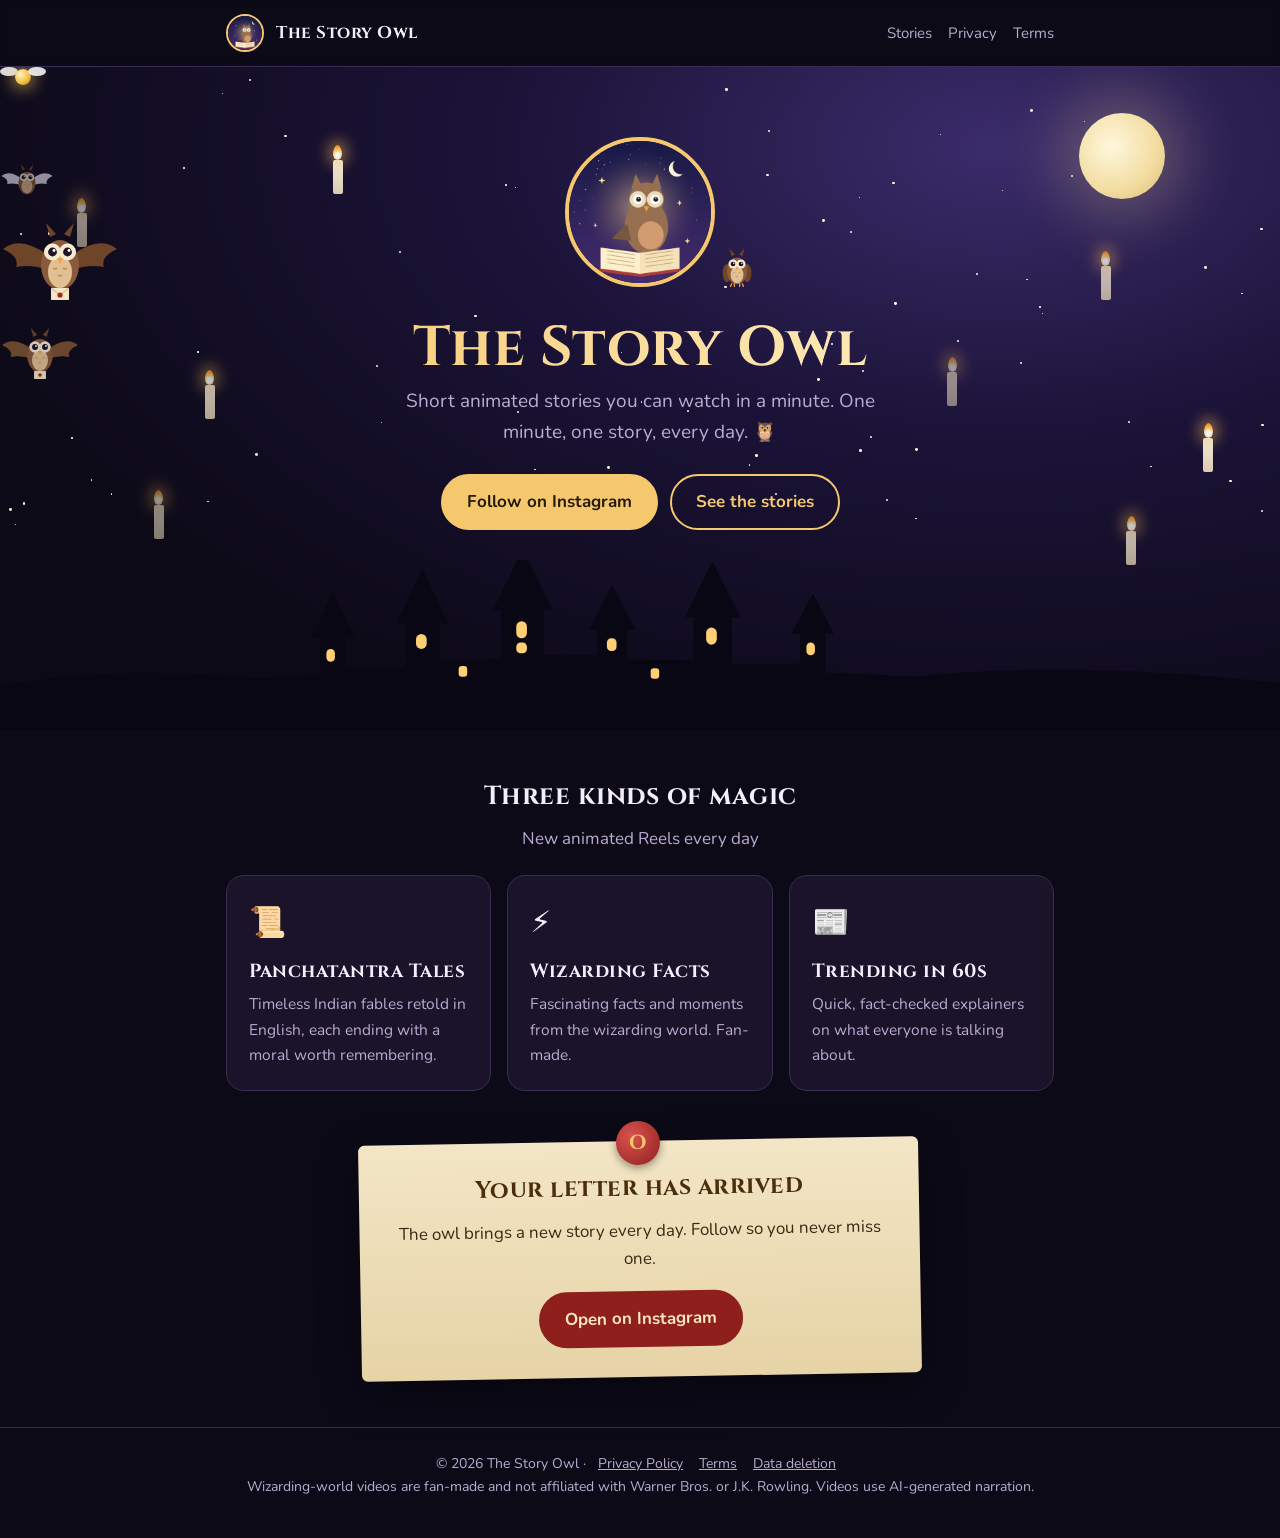
<file: index.html>
<!doctype html>
<html lang="en">
<head>
<meta charset="utf-8">
<meta name="viewport" content="width=device-width, initial-scale=1">
<title>The Story Owl</title>
<meta name="description" content="Short animated stories you can watch in a minute: Panchatantra tales, wizarding-world facts and trending explainers.">
<meta property="og:title" content="The Story Owl">
<meta property="og:description" content="One minute. One story. Every day.">
<meta property="og:image" content="owl.jpg">
<meta name="theme-color" content="#0d0a18">
<link rel="icon" href="favicon.png">
<link rel="preconnect" href="https://fonts.googleapis.com">
<link rel="preconnect" href="https://fonts.gstatic.com" crossorigin>
<link href="https://fonts.googleapis.com/css2?family=Cinzel:wght@600;700&family=Nunito:wght@400;700&display=swap" rel="stylesheet">
<link rel="stylesheet" href="style.css">
</head>
<body>
<!-- one owl drawing, reused by every owl on the page -->
<svg width="0" height="0" style="position:absolute" aria-hidden="true">
  <defs>
    <g id="owl-body">
      <path d="M50 30 L46 16 L56 27 Z M70 30 L74 16 L64 27 Z" fill="#6e4528"/>
      <ellipse cx="60" cy="58" rx="19" ry="25" fill="#8a5a3c"/>
      <ellipse cx="60" cy="65" rx="12" ry="16" fill="#e2c093"/>
      <path d="M53 61 q2 2 4 0 M63 61 q2 2 4 0 M58 68 q2 2 4 0" stroke="#b58d5f" stroke-width="1.4" fill="none"/>
      <circle cx="52.5" cy="45" r="8.5" fill="#f6ead0"/><circle cx="67.5" cy="45" r="8.5" fill="#f6ead0"/>
      <g class="eyes"><circle cx="52.5" cy="45" r="4.4" fill="#1d1426"/><circle cx="67.5" cy="45" r="4.4" fill="#1d1426"/>
        <circle cx="54" cy="43.5" r="1.4" fill="#fff"/><circle cx="69" cy="43.5" r="1.4" fill="#fff"/></g>
      <path d="M57 51 h6 l-3 6 z" fill="#f2a33a"/>
    </g>
  </defs>
</svg>

<header class="site"><div class="wrap">
  <img src="owl.jpg" alt="" width="38" height="38"><a class="brand" href="./">The Story Owl</a>
  <nav><a href="#series">Stories</a><a href="privacy.html">Privacy</a><a href="terms.html">Terms</a></nav>
</div></header>

<section class="sky" id="sky">
  <div class="moon"></div>

  <!-- owls carrying letters -->
  <div class="flyer" style="top:140px"><svg viewBox="0 0 120 100" aria-hidden="true">
    <path class="wl" d="M48 48 Q20 28 3 42 Q20 50 16 60 Q32 57 48 63Z" fill="#6e4528"/>
    <path class="wr" d="M72 48 Q100 28 117 42 Q100 50 104 60 Q88 57 72 63Z" fill="#6e4528"/>
    <use href="#owl-body"/>
    <rect x="51" y="81" width="18" height="12" rx="1" fill="#f3e6c6"/><path d="M51 81 l9 7 l9 -7" stroke="#c9b48a" fill="none"/><circle cx="60" cy="88" r="2.6" fill="#a8261f"/>
  </svg></div>
  <div class="flyer f2" style="top:250px"><svg viewBox="0 0 120 100" aria-hidden="true">
    <path class="wl" d="M48 48 Q20 28 3 42 Q20 50 16 60 Q32 57 48 63Z" fill="#7a5233"/>
    <path class="wr" d="M72 48 Q100 28 117 42 Q100 50 104 60 Q88 57 72 63Z" fill="#7a5233"/>
    <use href="#owl-body"/>
    <rect x="51" y="81" width="18" height="12" rx="1" fill="#f3e6c6"/><circle cx="60" cy="87" r="2.6" fill="#a8261f"/>
  </svg></div>
  <div class="flyer f3" style="top:90px"><svg viewBox="0 0 120 100" aria-hidden="true">
    <path class="wl" d="M48 48 Q20 28 3 42 Q20 50 16 60 Q32 57 48 63Z" fill="#e8e4ee"/>
    <path class="wr" d="M72 48 Q100 28 117 42 Q100 50 104 60 Q88 57 72 63Z" fill="#e8e4ee"/>
    <use href="#owl-body"/>
  </svg></div>

  <div class="snitch" aria-hidden="true"><span class="w l"></span><span class="ball"></span><span class="w r"></span></div>

  <div class="wrap hero">
    <div class="logo-wrap">
      <img class="logo" src="owl.jpg" alt="The Story Owl logo" width="150" height="150">
      <svg class="perch" viewBox="0 0 120 100" aria-hidden="true">
        <ellipse cx="41" cy="62" rx="8" ry="17" fill="#6e4528"/><ellipse cx="79" cy="62" rx="8" ry="17" fill="#6e4528"/>
        <use href="#owl-body"/>
        <path d="M50 82 l-2 5 M55 82 l0 5 M65 82 l0 5 M70 82 l2 5" stroke="#f2a33a" stroke-width="2.4" stroke-linecap="round"/>
      </svg>
    </div>
    <h1>The Story Owl</h1>
    <p>Short animated stories you can watch in a minute. One minute, one story, every day. 🦉</p>
    <div class="btns">
      <a class="btn solid" href="https://www.instagram.com/thestoryowl/" target="_blank" rel="noopener">Follow on Instagram</a>
      <a class="btn" href="#series">See the stories</a>
    </div>
  </div>

  <svg class="castle" viewBox="0 0 1200 170" preserveAspectRatio="xMidYMax slice" aria-hidden="true">
    <path fill="#090713" d="M0 170 V128 Q120 108 240 122 L300 118 V84 L292 84 L312 40 L332 84 L324 84 V112 L380 112 V70 L372 70 L396 18 L420 70 L412 70 V104 L470 104 V58 L462 58 L490 0 L518 58 L510 58 V100 L560 100 V76 L552 76 L574 34 L596 76 L588 76 V104 L650 104 V64 L642 64 L668 12 L694 64 L686 64 V108 L750 108 V80 L742 80 L762 42 L782 80 L774 80 V116 L860 120 Q1000 104 1200 126 V170 Z"/>
    <g class="win">
      <rect x="306" y="94" width="8" height="12" rx="4"/><rect x="390" y="80" width="10" height="14" rx="5"/>
      <rect x="484" y="68" width="10" height="16" rx="5" style="animation-delay:-1.2s"/><rect x="484" y="88" width="10" height="10" rx="4"/>
      <rect x="569" y="84" width="9" height="12" rx="4" style="animation-delay:-2.1s"/><rect x="662" y="74" width="10" height="16" rx="5" style="animation-delay:-.6s"/>
      <rect x="756" y="88" width="8" height="12" rx="4" style="animation-delay:-3s"/><rect x="430" y="110" width="8" height="10" rx="3"/><rect x="610" y="112" width="8" height="10" rx="3" style="animation-delay:-1.7s"/>
    </g>
  </svg>
</section>

<main class="wrap">
  <h2 class="section-title" id="series">Three kinds of magic</h2>
  <p class="section-sub">New animated Reels every day</p>
  <section class="cards">
    <div class="card"><div class="e">📜</div><h3>Panchatantra Tales</h3><p>Timeless Indian fables retold in English, each ending with a moral worth remembering.</p></div>
    <div class="card"><div class="e">⚡</div><h3>Wizarding Facts</h3><p>Fascinating facts and moments from the wizarding world. Fan-made.</p></div>
    <div class="card"><div class="e">📰</div><h3>Trending in 60s</h3><p>Quick, fact-checked explainers on what everyone is talking about.</p></div>
  </section>

  <div class="letter">
    <div class="seal">O</div>
    <h2>Your letter has arrived</h2>
    <p>The owl brings a new story every day. Follow so you never miss one.</p>
    <a class="btn solid" href="https://www.instagram.com/thestoryowl/" target="_blank" rel="noopener">Open on Instagram</a>
  </div>
</main>

<footer><div class="wrap">
  © 2026 The Story Owl · <a href="privacy.html">Privacy Policy</a><a href="terms.html">Terms</a><a href="data-deletion.html">Data deletion</a><br>
  Wizarding-world videos are fan-made and not affiliated with Warner Bros. or J.K. Rowling. Videos use AI-generated narration.
</div></footer>

<script>
  // twinkling stars and floating candles (a few dozen tiny elements, CSS-animated)
  (function () {
    var sky = document.getElementById("sky"), f = document.createDocumentFragment(), i, s;
    for (i = 0; i < 70; i++) {
      s = document.createElement("span"); s.className = "star";
      var r = Math.random() * 2 + 1;
      s.style.cssText = "left:" + Math.random() * 100 + "%;top:" + Math.random() * 70 + "%;width:" + r + "px;height:" + r +
        "px;animation-delay:" + (-Math.random() * 3) + "s;animation-duration:" + (2 + Math.random() * 3) + "s";
      f.appendChild(s);
    }
    var spots = [[6, 22], [16, 48], [26, 14], [74, 46], [86, 30], [94, 56], [12, 66], [88, 70]];
    for (i = 0; i < spots.length; i++) {
      s = document.createElement("span"); s.className = "candle";
      s.style.cssText = "left:" + spots[i][0] + "%;top:" + spots[i][1] + "%;animation-delay:" + (-i * 0.7) + "s;opacity:" + (0.55 + (i % 3) * 0.2);
      f.appendChild(s);
    }
    sky.insertBefore(f, sky.firstChild);
  })();
</script>
</body>
</html>
</file>
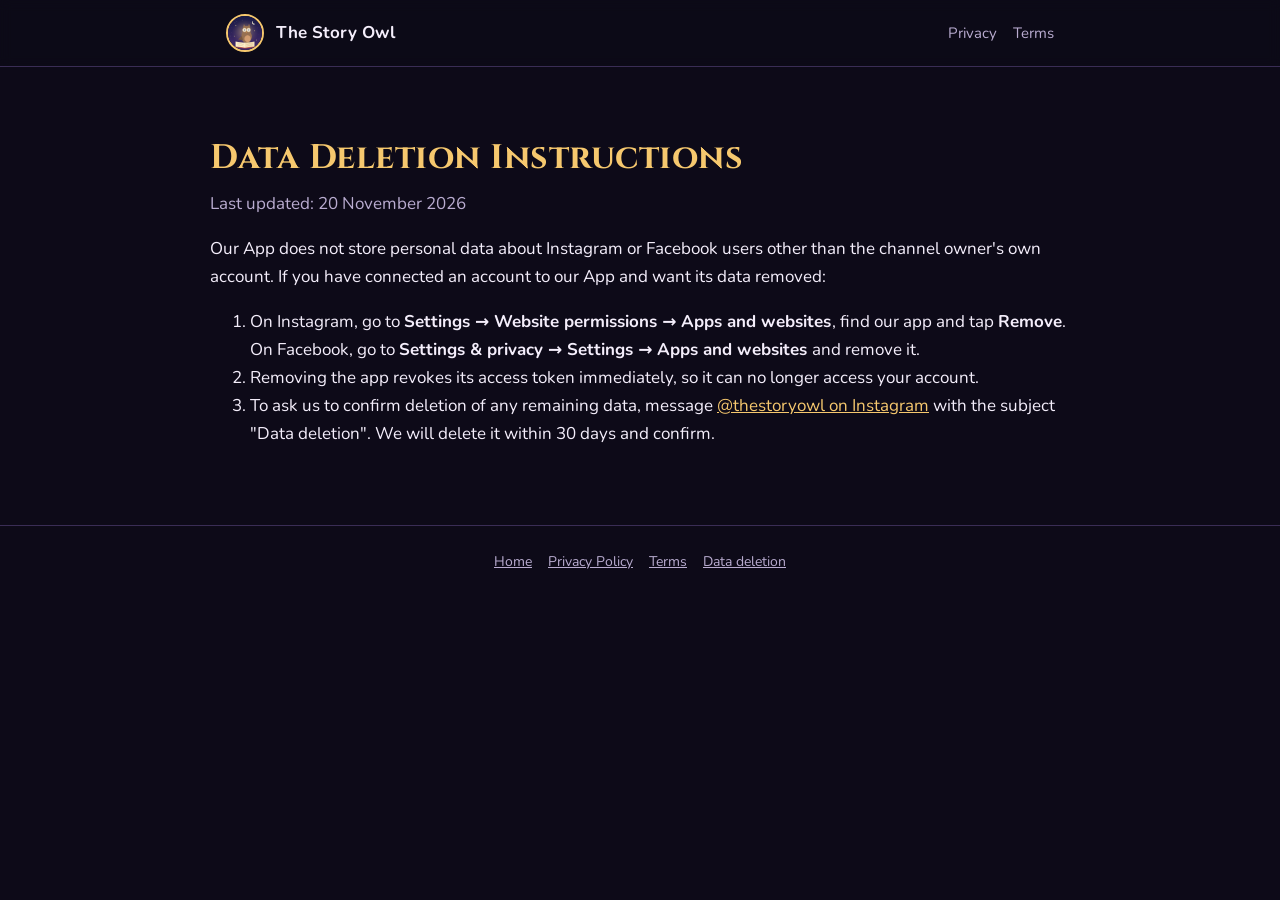
<file: data-deletion.html>
<!doctype html>
<html lang="en">
<head>
<meta charset="utf-8">
<meta name="viewport" content="width=device-width, initial-scale=1">
<title>Data Deletion · The Story Owl</title>
<link rel="icon" href="favicon.png">
<link href="https://fonts.googleapis.com/css2?family=Cinzel:wght@600;700&family=Nunito:wght@400;700&display=swap" rel="stylesheet">
<link rel="stylesheet" href="style.css">
</head>
<body>
<header class="site"><div class="wrap">
  <img src="owl.jpg" alt=""><a href="./" style="color:inherit;text-decoration:none"><b>The Story Owl</b></a>
  <nav><a href="privacy.html">Privacy</a><a href="terms.html">Terms</a></nav>
</div></header>
<main class="wrap doc">
  <h1>Data Deletion Instructions</h1>
  <p class="date">Last updated: 20 November 2026</p>
  <p>Our App does not store personal data about Instagram or Facebook users other than the channel owner's own account.
  If you have connected an account to our App and want its data removed:</p>
  <ol>
    <li>On Instagram, go to <b>Settings → Website permissions → Apps and websites</b>, find our app and tap <b>Remove</b>.
      On Facebook, go to <b>Settings &amp; privacy → Settings → Apps and websites</b> and remove it.</li>
    <li>Removing the app revokes its access token immediately, so it can no longer access your account.</li>
    <li>To ask us to confirm deletion of any remaining data, message
      <a href="https://www.instagram.com/thestoryowl/" target="_blank" rel="noopener">@thestoryowl on Instagram</a> with the subject
      "Data deletion". We will delete it within 30 days and confirm.</li>
  </ol>
</main>
<footer><div class="wrap"><a href="./">Home</a><a href="privacy.html">Privacy Policy</a><a href="terms.html">Terms</a><a href="data-deletion.html">Data deletion</a></div></footer>
</body>
</html>
</file>
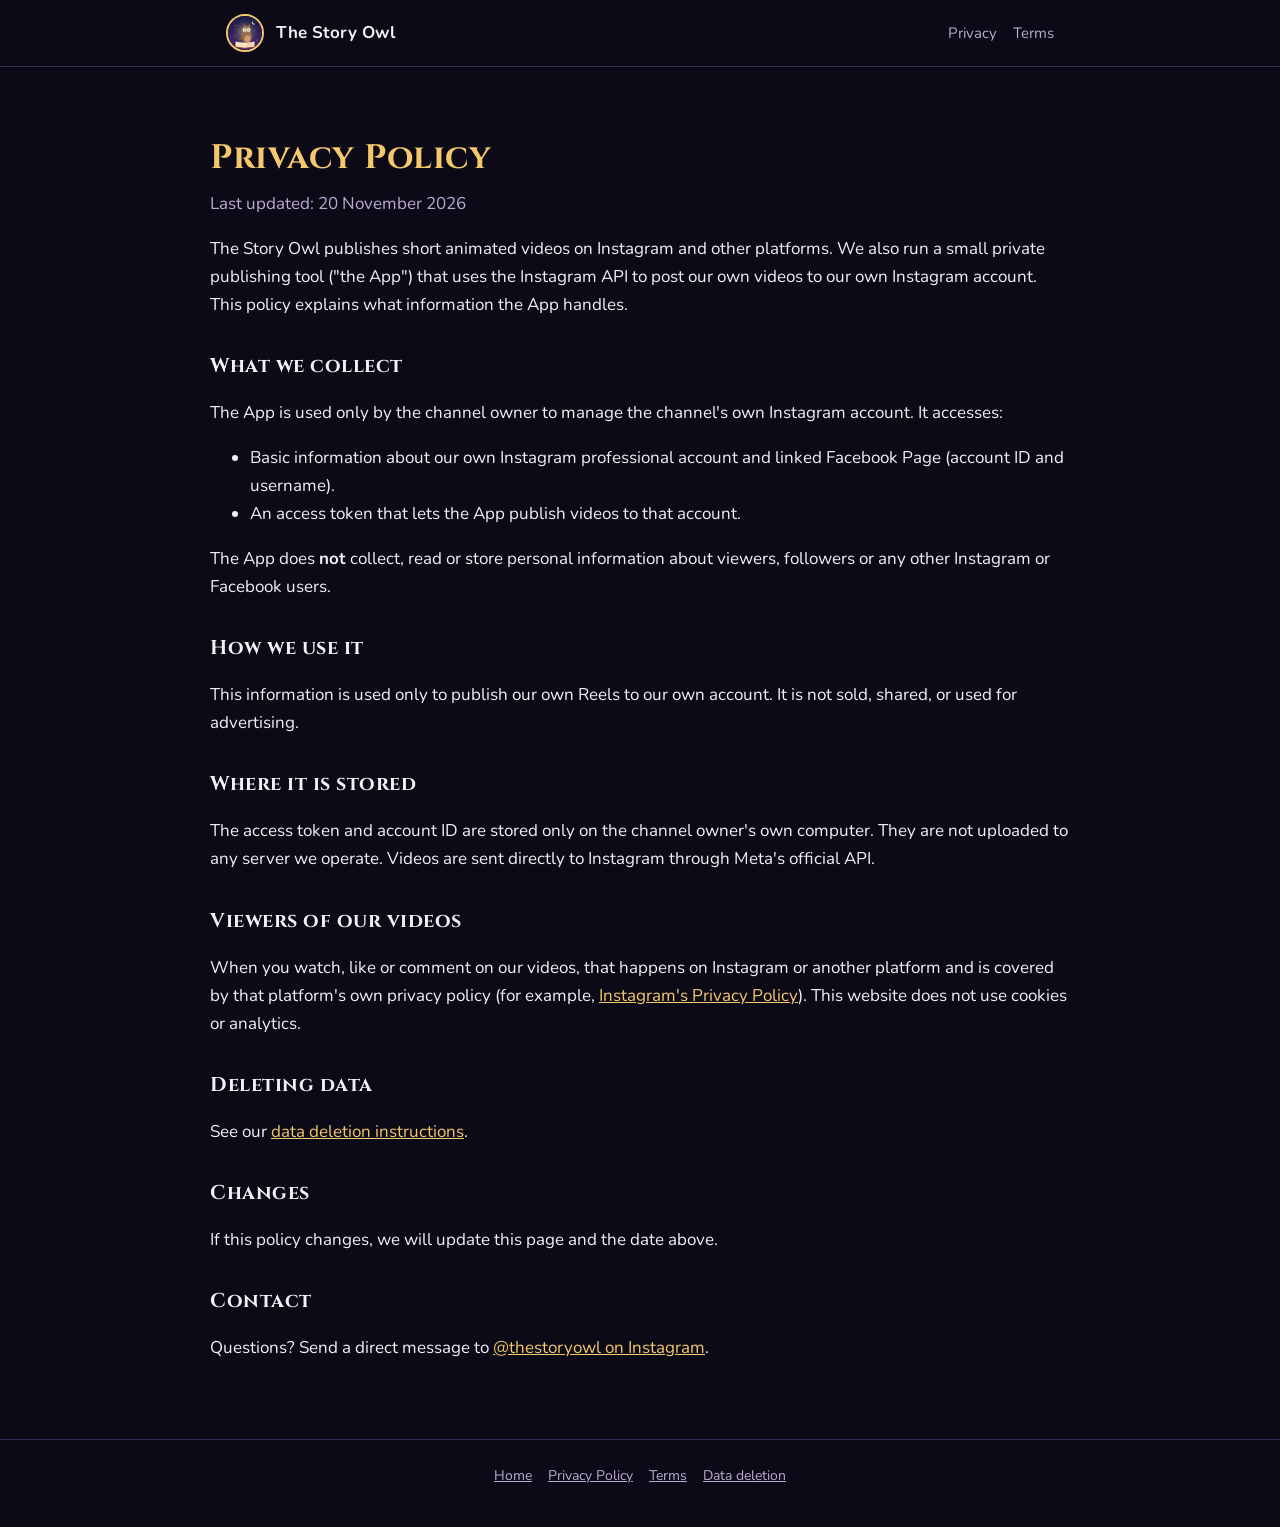
<file: privacy.html>
<!doctype html>
<html lang="en">
<head>
<meta charset="utf-8">
<meta name="viewport" content="width=device-width, initial-scale=1">
<title>Privacy Policy · The Story Owl</title>
<link rel="icon" href="favicon.png">
<link href="https://fonts.googleapis.com/css2?family=Cinzel:wght@600;700&family=Nunito:wght@400;700&display=swap" rel="stylesheet">
<link rel="stylesheet" href="style.css">
</head>
<body>
<header class="site"><div class="wrap">
  <img src="owl.jpg" alt=""><a href="./" style="color:inherit;text-decoration:none"><b>The Story Owl</b></a>
  <nav><a href="privacy.html">Privacy</a><a href="terms.html">Terms</a></nav>
</div></header>
<main class="wrap doc">
  <h1>Privacy Policy</h1>
  <p class="date">Last updated: 20 November 2026</p>

  <p>The Story Owl publishes short animated videos on Instagram and other platforms. We also run a small private
  publishing tool ("the App") that uses the Instagram API to post our own videos to our own Instagram account.
  This policy explains what information the App handles.</p>

  <h2>What we collect</h2>
  <p>The App is used only by the channel owner to manage the channel's own Instagram account. It accesses:</p>
  <ul>
    <li>Basic information about our own Instagram professional account and linked Facebook Page (account ID and username).</li>
    <li>An access token that lets the App publish videos to that account.</li>
  </ul>
  <p>The App does <b>not</b> collect, read or store personal information about viewers, followers or any other Instagram or Facebook users.</p>

  <h2>How we use it</h2>
  <p>This information is used only to publish our own Reels to our own account. It is not sold, shared,
  or used for advertising.</p>

  <h2>Where it is stored</h2>
  <p>The access token and account ID are stored only on the channel owner's own computer. They are not uploaded to any
  server we operate. Videos are sent directly to Instagram through Meta's official API.</p>

  <h2>Viewers of our videos</h2>
  <p>When you watch, like or comment on our videos, that happens on Instagram or another platform and is covered by
  that platform's own privacy policy (for example, <a href="https://privacycenter.instagram.com/policy" target="_blank" rel="noopener">Instagram's Privacy Policy</a>).
  This website does not use cookies or analytics.</p>

  <h2>Deleting data</h2>
  <p>See our <a href="data-deletion.html">data deletion instructions</a>.</p>

  <h2>Changes</h2>
  <p>If this policy changes, we will update this page and the date above.</p>

  <h2>Contact</h2>
  <p>Questions? Send a direct message to <a href="https://www.instagram.com/thestoryowl/" target="_blank" rel="noopener">@thestoryowl on Instagram</a>.</p>
</main>
<footer><div class="wrap"><a href="./">Home</a><a href="privacy.html">Privacy Policy</a><a href="terms.html">Terms</a><a href="data-deletion.html">Data deletion</a></div></footer>
</body>
</html>
</file>
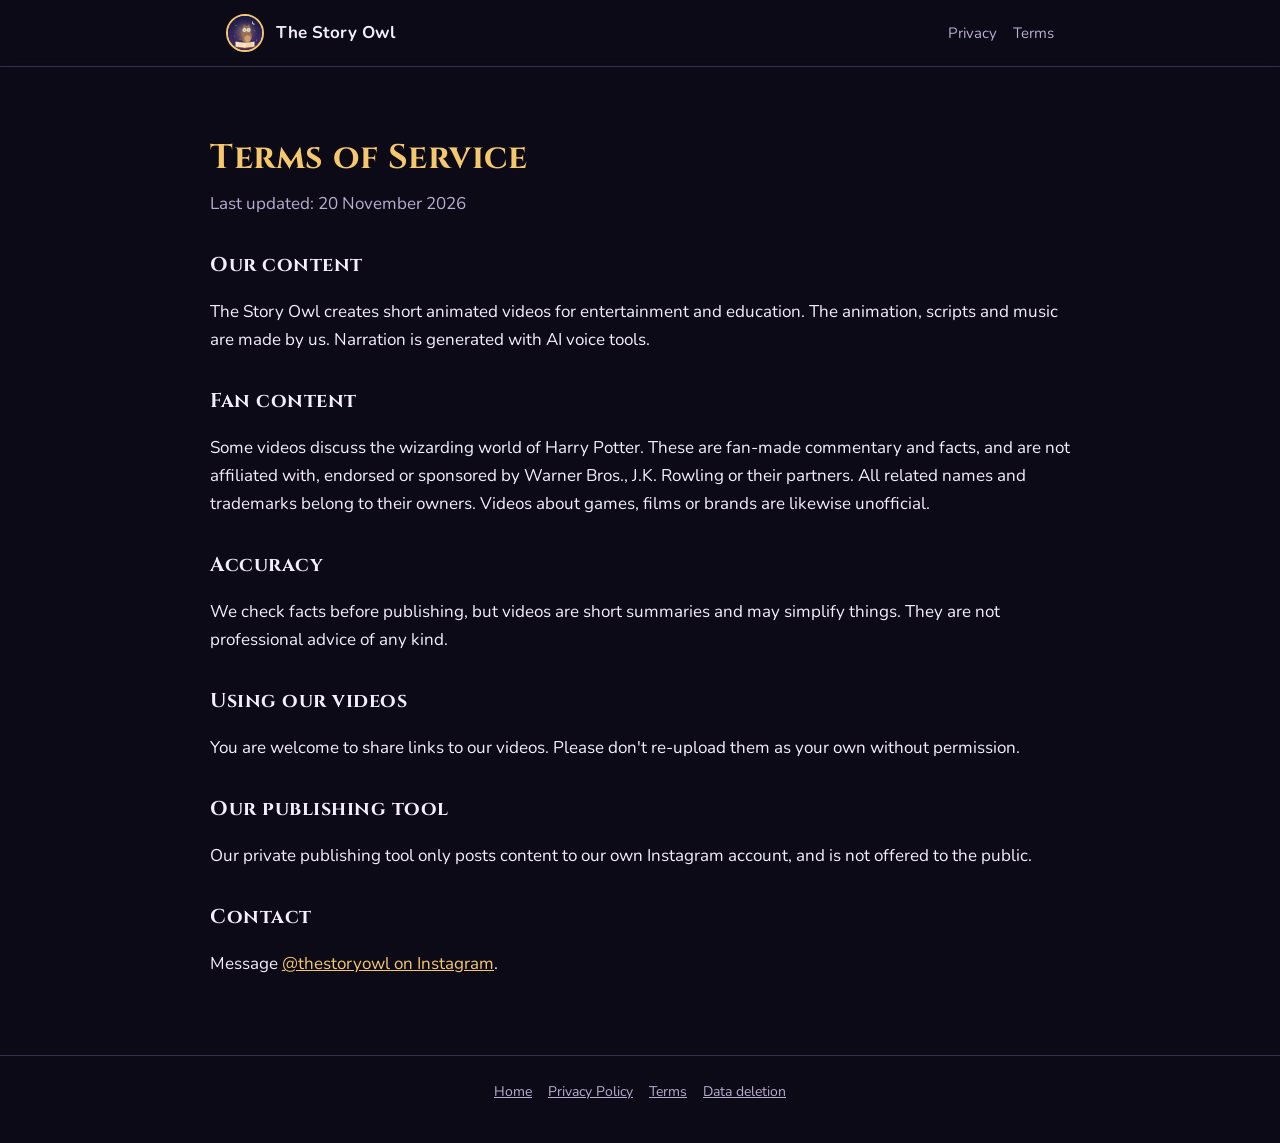
<file: terms.html>
<!doctype html>
<html lang="en">
<head>
<meta charset="utf-8">
<meta name="viewport" content="width=device-width, initial-scale=1">
<title>Terms of Service · The Story Owl</title>
<link rel="icon" href="favicon.png">
<link href="https://fonts.googleapis.com/css2?family=Cinzel:wght@600;700&family=Nunito:wght@400;700&display=swap" rel="stylesheet">
<link rel="stylesheet" href="style.css">
</head>
<body>
<header class="site"><div class="wrap">
  <img src="owl.jpg" alt=""><a href="./" style="color:inherit;text-decoration:none"><b>The Story Owl</b></a>
  <nav><a href="privacy.html">Privacy</a><a href="terms.html">Terms</a></nav>
</div></header>
<main class="wrap doc">
  <h1>Terms of Service</h1>
  <p class="date">Last updated: 20 November 2026</p>

  <h2>Our content</h2>
  <p>The Story Owl creates short animated videos for entertainment and education. The animation, scripts and music
  are made by us. Narration is generated with AI voice tools.</p>

  <h2>Fan content</h2>
  <p>Some videos discuss the wizarding world of Harry Potter. These are fan-made commentary and facts, and are not
  affiliated with, endorsed or sponsored by Warner Bros., J.K. Rowling or their partners. All related names and
  trademarks belong to their owners. Videos about games, films or brands are likewise unofficial.</p>

  <h2>Accuracy</h2>
  <p>We check facts before publishing, but videos are short summaries and may simplify things. They are not
  professional advice of any kind.</p>

  <h2>Using our videos</h2>
  <p>You are welcome to share links to our videos. Please don't re-upload them as your own without permission.</p>

  <h2>Our publishing tool</h2>
  <p>Our private publishing tool only posts content to our own Instagram account, and is not offered to the public.</p>

  <h2>Contact</h2>
  <p>Message <a href="https://www.instagram.com/thestoryowl/" target="_blank" rel="noopener">@thestoryowl on Instagram</a>.</p>
</main>
<footer><div class="wrap"><a href="./">Home</a><a href="privacy.html">Privacy Policy</a><a href="terms.html">Terms</a><a href="data-deletion.html">Data deletion</a></div></footer>
</body>
</html>
</file>
<file: style.css>
:root {
  --bg: #0d0a18; --panel: rgba(30, 22, 48, .78); --line: #3a2d55; --text: #f4eefb; --muted: #b9acd0;
  --gold: #f6c86e; --gold2: #ffe6a8; --ink: #241a05;
  color-scheme: dark;
}
* { box-sizing: border-box; }
html { overflow-x: hidden; }
body { margin: 0; background: var(--bg); color: var(--text); font: 17px/1.65 "Nunito", -apple-system, system-ui, sans-serif; overflow-x: hidden; }
a { color: var(--gold); }
h1, h2, h3, .brand { font-family: "Cinzel", Georgia, serif; letter-spacing: .5px; }
.wrap { max-width: 860px; margin: 0 auto; padding: 0 16px; position: relative; }

/* ---------- header */
header.site { padding: 14px 0; border-bottom: 1px solid var(--line); background: rgba(13, 10, 24, .7); backdrop-filter: blur(6px); position: relative; z-index: 5; }
header.site .wrap { display: flex; align-items: center; gap: 12px; flex-wrap: wrap; }
header.site img { width: 38px; height: 38px; border-radius: 50%; border: 2px solid var(--gold); }
header.site .brand { font-size: 17px; font-weight: 700; color: var(--text); text-decoration: none; }
header.site nav { margin-left: auto; display: flex; gap: 16px; font-size: 15px; }
header.site nav a { color: var(--muted); text-decoration: none; }
header.site nav a:hover { color: var(--gold); }

/* ---------- night sky hero */
.sky { position: relative; overflow: hidden; background: radial-gradient(ellipse at 78% 12%, #3b2c6b 0%, #1b1338 35%, #0d0a18 75%); min-height: 640px; }
.moon { position: absolute; top: 46px; right: 9%; width: 86px; height: 86px; border-radius: 50%; background: radial-gradient(circle at 38% 38%, #fff8de, #f2dca0 60%, #d9bb74); box-shadow: 0 0 60px 18px rgba(255, 230, 160, .25); }
.star { position: absolute; border-radius: 50%; background: #fff6dc; animation: twinkle 3s ease-in-out infinite; }
@keyframes twinkle { 0%, 100% { opacity: .25; transform: scale(.7); } 50% { opacity: 1; transform: scale(1.15); } }

.candle { position: absolute; width: 10px; height: 34px; border-radius: 2px; background: linear-gradient(#fff7e6, #e7d6b5); animation: bob 5s ease-in-out infinite; }
.candle::before { content: ""; position: absolute; left: 50%; top: -15px; width: 9px; height: 15px; margin-left: -4.5px; border-radius: 50% 50% 50% 50% / 60% 60% 40% 40%; background: radial-gradient(circle at 50% 70%, #fff 0 20%, #ffd36b 45%, #ff9a2e 80%); box-shadow: 0 0 14px 6px rgba(255, 190, 90, .45); animation: flicker .18s steps(2) infinite alternate; }
@keyframes bob { 0%, 100% { transform: translateY(0); } 50% { transform: translateY(-14px); } }
@keyframes flicker { from { transform: scaleY(1) skewX(-3deg); } to { transform: scaleY(1.12) skewX(3deg); } }

.castle { position: absolute; left: 0; right: 0; bottom: 0; width: 100%; height: 170px; display: block; }
.castle .win { fill: #ffcf73; animation: glow 4s ease-in-out infinite; }
@keyframes glow { 0%, 100% { opacity: .95; } 45% { opacity: .55; } 50% { opacity: 1; } }

/* flying owls carrying letters */
.flyer { position: absolute; left: 0; width: 120px; animation: fly 24s linear infinite; will-change: transform; z-index: 2; }
.flyer svg { width: 100%; display: block; animation: soar 2.4s ease-in-out infinite; }
.flyer .wl, .flyer .wr { animation: flap .32s ease-in-out infinite alternate; }
.flyer .wl { transform-origin: 48px 52px; } .flyer .wr { transform-origin: 72px 52px; }
@keyframes flap { from { transform: rotate(-24deg); } to { transform: rotate(18deg); } }
.flyer .wr { animation-name: flapR; }
@keyframes flapR { from { transform: rotate(24deg); } to { transform: rotate(-18deg); } }
@keyframes fly { from { transform: translateX(-140px); } to { transform: translateX(calc(100vw + 140px)); } }
@keyframes soar { 0%, 100% { transform: translateY(0) rotate(-3deg); } 50% { transform: translateY(-22px) rotate(3deg); } }
.flyer.f2 { width: 80px; animation-duration: 34s; animation-delay: -14s; opacity: .85; }
.flyer.f2 svg { animation-duration: 3s; }
.flyer.f3 { width: 54px; animation-duration: 46s; animation-delay: -30s; opacity: .6; }

/* golden winged ball */
.snitch { position: absolute; width: 46px; height: 20px; animation: zip 11s ease-in-out infinite; z-index: 3; }
.snitch .ball { position: absolute; left: 15px; top: 2px; width: 16px; height: 16px; border-radius: 50%; background: radial-gradient(circle at 35% 35%, #fff4c4, #f3c044 55%, #b8841d); box-shadow: 0 0 16px 4px rgba(255, 210, 100, .55); }
.snitch .w { position: absolute; top: 0; width: 18px; height: 9px; background: rgba(255, 255, 255, .85); border-radius: 50%; animation: buzz .06s linear infinite alternate; }
.snitch .w.l { left: 0; transform-origin: right center; } .snitch .w.r { right: 0; transform-origin: left center; }
@keyframes buzz { from { transform: scaleY(1); } to { transform: scaleY(.15); } }
@keyframes zip {
  0% { transform: translate(8vw, 380px); } 14% { transform: translate(30vw, 120px); } 28% { transform: translate(62vw, 300px); }
  42% { transform: translate(84vw, 160px); } 56% { transform: translate(52vw, 420px); } 70% { transform: translate(18vw, 230px); }
  85% { transform: translate(40vw, 70px); } 100% { transform: translate(8vw, 380px); }
}

.hero { position: relative; z-index: 4; text-align: center; padding: 70px 16px 200px; }
.logo-wrap { position: relative; display: inline-block; }
.hero .logo { width: 150px; height: 150px; border-radius: 50%; border: 4px solid var(--gold); animation: halo 4s ease-in-out infinite; display: block; }
@keyframes halo { 0%, 100% { box-shadow: 0 0 30px 4px rgba(246, 200, 110, .25); } 50% { box-shadow: 0 0 60px 14px rgba(246, 200, 110, .45); } }
.perch { position: absolute; width: 64px; right: -54px; bottom: -6px; animation: tilt 6s ease-in-out infinite; transform-origin: 50% 90%; }
.perch .eyes { animation: blink 5s infinite; transform-origin: 60px 46px; }
@keyframes blink { 0%, 92%, 100% { transform: scaleY(1); } 95% { transform: scaleY(.08); } }
@keyframes tilt { 0%, 40%, 100% { transform: rotate(0); } 50%, 70% { transform: rotate(-12deg); } }
.hero h1 { font-size: clamp(34px, 7vw, 56px); margin: 22px 0 6px; line-height: 1.1; background: linear-gradient(90deg, #f6c86e, #fff1c9, #f6c86e); background-size: 200% auto; -webkit-background-clip: text; background-clip: text; color: transparent; animation: shine 6s linear infinite; }
@keyframes shine { to { background-position: 200% center; } }
.hero p { color: var(--muted); font-size: 19px; margin: 0 auto; max-width: 520px; }
.btns { display: flex; gap: 12px; justify-content: center; flex-wrap: wrap; margin-top: 26px; }
.btn { display: inline-block; padding: 12px 24px; border-radius: 99px; font-weight: 700; text-decoration: none; border: 2px solid var(--gold); transition: transform .2s, box-shadow .2s; }
.btn.solid { background: var(--gold); color: var(--ink); }
.btn:hover { transform: translateY(-2px); box-shadow: 0 6px 24px rgba(246, 200, 110, .35); }

/* ---------- content */
.section-title { text-align: center; font-size: 26px; margin: 46px 0 6px; }
.section-sub { text-align: center; color: var(--muted); margin: 0 0 22px; }
.cards { display: grid; grid-template-columns: repeat(auto-fit, minmax(220px, 1fr)); gap: 16px; padding-bottom: 30px; }
.card { background: var(--panel); border: 1px solid var(--line); border-radius: 18px; padding: 22px; position: relative; transition: transform .3s, border-color .3s, box-shadow .3s; }
.card:hover { transform: translateY(-6px); border-color: var(--gold); box-shadow: 0 12px 30px rgba(246, 200, 110, .15); }
.card .e { font-size: 30px; display: inline-block; animation: bob 4s ease-in-out infinite; }
.card:nth-child(2) .e { animation-delay: -1.3s; } .card:nth-child(3) .e { animation-delay: -2.6s; }
.card h3 { margin: 8px 0 4px; font-size: 19px; }
.card p { margin: 0; color: var(--muted); font-size: 15.5px; }

.letter { margin: 20px auto 50px; max-width: 560px; background: linear-gradient(#f3e6c6, #e6d3a6); color: #3a2a12; border-radius: 6px; padding: 28px 28px 30px; text-align: center; position: relative; box-shadow: 0 14px 40px rgba(0, 0, 0, .45); transform: rotate(-1deg); }
.letter h2 { margin: 0 0 8px; font-size: 24px; color: #4a2d0d; }
.letter p { margin: 0 0 18px; }
.letter .seal { position: absolute; top: -20px; left: 50%; margin-left: -22px; width: 44px; height: 44px; border-radius: 50%; background: radial-gradient(circle at 35% 35%, #d9534f, #8e1f1c); color: #f6c86e; font: 700 20px/44px "Cinzel", serif; box-shadow: 0 3px 8px rgba(0, 0, 0, .4); }
.letter .btn.solid { border-color: #8e1f1c; background: #8e1f1c; color: #fbe7c2; }

.doc { padding: 40px 0 60px; }
.doc h1 { margin-bottom: 4px; color: var(--gold); }
.doc .date { color: var(--muted); margin-top: 0; }
.doc h2 { font-size: 20px; margin-top: 30px; }
footer { border-top: 1px solid var(--line); padding: 24px 0 40px; color: var(--muted); font-size: 14px; text-align: center; }
footer a { color: var(--muted); margin: 0 8px; }

@media (max-width: 600px) {
  .sky { min-height: 600px; } .moon { width: 60px; height: 60px; top: 30px; }
  .perch { width: 50px; right: -42px; } .flyer { width: 84px; }
}
@media (prefers-reduced-motion: reduce) {
  *, *::before, *::after { animation: none !important; transition: none !important; }
  .flyer, .snitch { display: none; }
}
</file>
